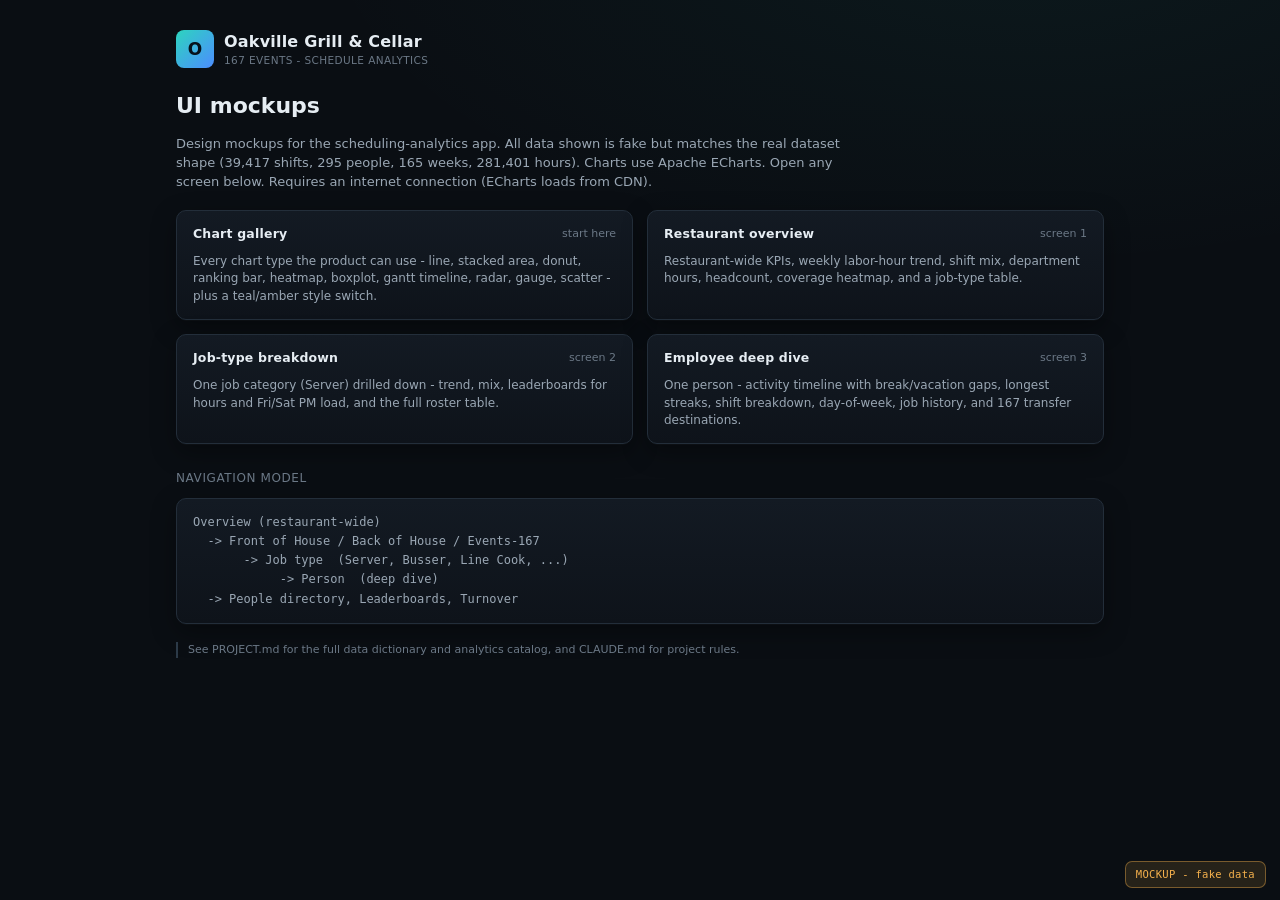
<file: ui_mockups/index.html>
<!doctype html>
<html lang="en">
<head>
<meta charset="utf-8">
<meta name="viewport" content="width=device-width, initial-scale=1">
<title>Mockups - Oakville / 167 Events Analytics</title>
<link rel="stylesheet" href="assets/theme.css">
</head>
<body>
<div class="main" style="max-width:980px;margin:0 auto;">
  <div class="brand" style="padding:8px 0 22px;">
    <div class="logo" style="width:38px;height:38px;font-size:17px;">O</div>
    <div><div class="title" style="font-size:16px;">Oakville Grill & Cellar</div><div class="sub">167 Events - schedule analytics</div></div>
  </div>

  <h1 style="font-size:22px;margin:0 0 6px;">UI mockups</h1>
  <p class="muted" style="max-width:680px;font-size:13px;">
    Design mockups for the scheduling-analytics app. All data shown is fake but matches the real
    dataset shape (39,417 shifts, 295 people, 165 weeks, 281,401 hours). Charts use Apache ECharts.
    Open any screen below. Requires an internet connection (ECharts loads from CDN).
  </p>

  <div class="grid cols-2" style="margin-top:18px;">
    <a class="card" href="chart-gallery.html" style="display:block;">
      <div class="card-head"><h3>Chart gallery</h3><span class="hint">start here</span></div>
      <p class="muted" style="font-size:12px;margin:0;">Every chart type the product can use - line, stacked area, donut, ranking bar, heatmap, boxplot, gantt timeline, radar, gauge, scatter - plus a teal/amber style switch.</p>
    </a>
    <a class="card" href="01-overview.html" style="display:block;">
      <div class="card-head"><h3>Restaurant overview</h3><span class="hint">screen 1</span></div>
      <p class="muted" style="font-size:12px;margin:0;">Restaurant-wide KPIs, weekly labor-hour trend, shift mix, department hours, headcount, coverage heatmap, and a job-type table.</p>
    </a>
    <a class="card" href="03-job-breakdown.html" style="display:block;">
      <div class="card-head"><h3>Job-type breakdown</h3><span class="hint">screen 2</span></div>
      <p class="muted" style="font-size:12px;margin:0;">One job category (Server) drilled down - trend, mix, leaderboards for hours and Fri/Sat PM load, and the full roster table.</p>
    </a>
    <a class="card" href="02-employee.html" style="display:block;">
      <div class="card-head"><h3>Employee deep dive</h3><span class="hint">screen 3</span></div>
      <p class="muted" style="font-size:12px;margin:0;">One person - activity timeline with break/vacation gaps, longest streaks, shift breakdown, day-of-week, job history, and 167 transfer destinations.</p>
    </a>
  </div>

  <div class="section-title">Navigation model</div>
  <div class="card">
    <pre class="mono" style="margin:0;color:var(--text-2);font-size:12px;line-height:1.6;">Overview (restaurant-wide)
  -> Front of House / Back of House / Events-167
       -> Job type  (Server, Busser, Line Cook, ...)
            -> Person  (deep dive)
  -> People directory, Leaderboards, Turnover</pre>
  </div>

  <p class="note" style="margin-top:18px;">See PROJECT.md for the full data dictionary and analytics catalog, and CLAUDE.md for project rules.</p>
</div>
<div class="fakebadge">MOCKUP - fake data</div>
</body>
</html>
</file>
<file: ui_mockups/assets/theme.css>
/* Oakville / 167 Events - schedule analytics mockup theme
   Dark, professional. No emojis anywhere. */

:root {
  --bg:        #0a0e13;
  --bg-2:      #0e131a;
  --panel:     #131a23;
  --panel-2:   #172029;
  --border:    #232e3a;
  --border-2:  #2c3a48;
  --text:      #e6edf3;
  --text-2:    #9aa7b4;
  --text-3:    #6b7886;
  --accent:    #2dd4bf;   /* primary: teal */
  --accent-2:  #4c8dff;   /* secondary: blue */
  --amber:     #f5b14c;   /* warning / 167 */
  --violet:    #a78bfa;
  --pink:      #f472b6;
  --green:     #34d399;
  --red:       #f87171;
  --grid:      #1c2733;
  --radius:    10px;
  --shadow:    0 1px 0 rgba(255,255,255,.02), 0 8px 24px rgba(0,0,0,.35);
  --mono: "SFMono-Regular", ui-monospace, "Cascadia Mono", Consolas, monospace;
  --sans: "Inter", -apple-system, "Segoe UI", Roboto, system-ui, sans-serif;
}

/* Alternate accent direction B (graphite / amber) */
[data-theme="amber"] {
  --bg: #0c0c0e; --bg-2:#101013; --panel:#161619; --panel-2:#1c1c20;
  --border:#26262b; --border-2:#33333a; --accent:#f5b14c; --accent-2:#a78bfa;
  --grid:#1f1f24;
}

* { box-sizing: border-box; }
html, body { margin: 0; height: 100%; }
body {
  background:
    radial-gradient(1200px 600px at 80% -10%, rgba(44,212,191,.06), transparent 60%),
    var(--bg);
  color: var(--text);
  font-family: var(--sans);
  font-size: 13px;
  line-height: 1.45;
  -webkit-font-smoothing: antialiased;
}

a { color: var(--accent); text-decoration: none; }
.mono { font-family: var(--mono); }
.muted { color: var(--text-2); }
.dim { color: var(--text-3); }

/* ---------- App shell ---------- */
.app { display: grid; grid-template-columns: 232px 1fr; min-height: 100vh; }
.sidebar {
  background: linear-gradient(180deg, var(--bg-2), var(--bg));
  border-right: 1px solid var(--border);
  padding: 18px 14px;
  position: sticky; top: 0; height: 100vh; overflow-y: auto;
}
.brand { display:flex; align-items:center; gap:10px; padding: 4px 8px 18px; }
.brand .logo {
  width: 30px; height: 30px; border-radius: 8px;
  background: linear-gradient(135deg, var(--accent), var(--accent-2));
  display:flex; align-items:center; justify-content:center;
  font-weight:800; color:#06121a; font-size:14px;
}
.brand .title { font-weight:700; font-size:13px; letter-spacing:.2px; }
.brand .sub { font-size:10.5px; color: var(--text-3); letter-spacing:.4px; text-transform:uppercase; }

.nav-group { margin-top: 14px; }
.nav-group .label {
  font-size: 10px; text-transform: uppercase; letter-spacing: .7px;
  color: var(--text-3); padding: 0 8px 6px;
}
.nav a {
  display:flex; align-items:center; justify-content:space-between;
  padding: 7px 9px; border-radius: 7px; color: var(--text-2);
  font-size: 12.5px; margin-bottom: 2px;
}
.nav a:hover { background: var(--panel); color: var(--text); }
.nav a.active { background: var(--panel-2); color: var(--text); box-shadow: inset 2px 0 0 var(--accent); }
.nav a .count { font-family: var(--mono); font-size: 11px; color: var(--text-3); }

/* ---------- Main ---------- */
.main { padding: 22px 26px 60px; max-width: 1320px; }
.page-head { display:flex; align-items:flex-end; justify-content:space-between; margin-bottom: 18px; gap: 16px; flex-wrap: wrap; }
.page-head h1 { font-size: 20px; margin: 0 0 3px; font-weight: 700; letter-spacing: .2px; }
.page-head .crumbs { font-size: 11.5px; color: var(--text-3); }
.page-head .crumbs b { color: var(--text-2); font-weight: 600; }

.toolbar { display:flex; gap:8px; align-items:center; }
.chip {
  background: var(--panel); border:1px solid var(--border); color: var(--text-2);
  padding: 6px 11px; border-radius: 7px; font-size: 12px; cursor: pointer;
}
.chip:hover { border-color: var(--border-2); color: var(--text); }
.chip.active { background: var(--panel-2); color: var(--text); border-color: var(--accent); }

/* ---------- Grid & cards ---------- */
.grid { display: grid; gap: 14px; }
.cols-4 { grid-template-columns: repeat(4, 1fr); }
.cols-3 { grid-template-columns: repeat(3, 1fr); }
.cols-2 { grid-template-columns: repeat(2, 1fr); }
.span-2 { grid-column: span 2; }
@media (max-width: 1100px){ .cols-4{grid-template-columns:repeat(2,1fr);} .cols-3{grid-template-columns:1fr 1fr;} }

.card {
  background: linear-gradient(180deg, var(--panel), var(--bg-2));
  border: 1px solid var(--border);
  border-radius: var(--radius);
  box-shadow: var(--shadow);
  padding: 14px 16px;
}
.card .card-head { display:flex; align-items:center; justify-content:space-between; margin-bottom: 10px; }
.card .card-head h3 { font-size: 12.5px; margin:0; font-weight:600; letter-spacing:.2px; color: var(--text); }
.card .card-head .hint { font-size: 11px; color: var(--text-3); }

/* KPI tiles */
.kpi .k-label { font-size: 11px; color: var(--text-2); letter-spacing:.3px; }
.kpi .k-value { font-size: 26px; font-weight: 700; font-family: var(--mono); letter-spacing:-.5px; margin: 4px 0 2px; }
.kpi .k-sub { font-size: 11px; color: var(--text-3); }
.delta { font-family: var(--mono); font-size: 11.5px; padding: 1px 6px; border-radius: 5px; }
.delta.up { color: var(--green); background: rgba(52,211,153,.10); }
.delta.down { color: var(--red); background: rgba(248,113,113,.10); }
.delta.flat { color: var(--text-3); background: rgba(255,255,255,.04); }

/* charts */
.chart { width: 100%; height: 260px; }
.chart.tall { height: 320px; }
.chart.short { height: 200px; }

/* tables */
table.data { width:100%; border-collapse: collapse; font-size: 12px; }
table.data th {
  text-align: left; color: var(--text-3); font-weight: 600; font-size: 10.5px;
  text-transform: uppercase; letter-spacing:.5px; padding: 8px 10px;
  border-bottom: 1px solid var(--border); position: sticky; top: 0; background: var(--panel);
}
table.data td { padding: 8px 10px; border-bottom: 1px solid var(--grid); }
table.data tr:hover td { background: rgba(255,255,255,.018); }
table.data td.num, table.data th.num { text-align: right; font-family: var(--mono); }
.rank { color: var(--text-3); font-family: var(--mono); width: 26px; }
.namecell { display:flex; align-items:center; gap:9px; }
.avatar {
  width: 24px; height: 24px; border-radius: 6px; flex: none;
  background: linear-gradient(135deg, var(--accent-2), var(--violet));
  display:flex; align-items:center; justify-content:center;
  font-size: 10px; font-weight:700; color:#0b1016;
}
.tag {
  font-size: 10.5px; padding: 2px 7px; border-radius: 999px; font-weight:600;
  border: 1px solid var(--border-2);
}
.tag.am { color: var(--accent-2); background: rgba(76,141,255,.10); border-color: rgba(76,141,255,.3); }
.tag.pm { color: var(--accent); background: rgba(45,212,191,.10); border-color: rgba(45,212,191,.3); }
.tag.t167 { color: var(--amber); background: rgba(245,177,76,.10); border-color: rgba(245,177,76,.3); }
.tag.active { color: var(--green); background: rgba(52,211,153,.10); border-color: rgba(52,211,153,.3); }
.tag.inactive { color: var(--text-3); background: rgba(255,255,255,.03); }

/* mini bar inside table */
.bar-cell { display:flex; align-items:center; gap:8px; }
.bar-track { flex:1; height: 6px; background: var(--grid); border-radius: 4px; overflow: hidden; min-width: 60px; }
.bar-fill { height:100%; background: linear-gradient(90deg, var(--accent), var(--accent-2)); border-radius: 4px; }

/* legend */
.legend { display:flex; gap: 14px; flex-wrap: wrap; font-size: 11.5px; color: var(--text-2); }
.legend i { display:inline-block; width:9px; height:9px; border-radius:2px; margin-right:6px; vertical-align: middle; }

.section-title { font-size: 12px; text-transform: uppercase; letter-spacing:.6px; color: var(--text-3); margin: 26px 0 10px; }
.note { font-size: 11px; color: var(--text-3); border-left: 2px solid var(--border-2); padding-left: 10px; margin-top: 6px; }

.fakebadge {
  position: fixed; right: 14px; bottom: 12px; z-index: 50;
  background: rgba(245,177,76,.12); border:1px solid rgba(245,177,76,.4);
  color: var(--amber); font-size: 10.5px; padding: 5px 10px; border-radius: 7px;
  font-family: var(--mono); letter-spacing:.3px;
}
</file>
